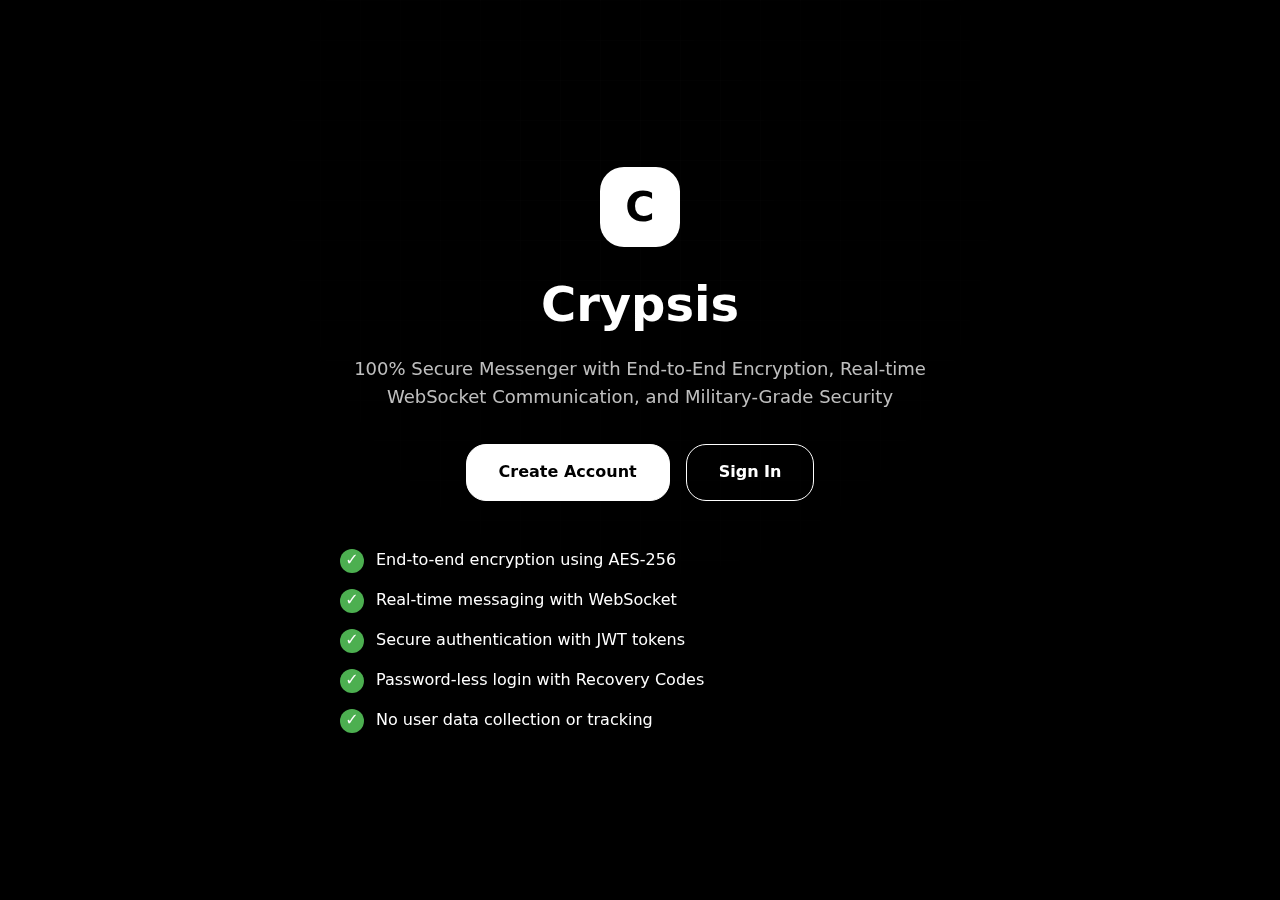
<file: index.html>
<!DOCTYPE html>
<html lang="en">
<head>
  <meta charset="utf-8" />
  <meta name="viewport" content="width=device-width, initial-scale=1" />
  <title>Crypsis — Secure Messenger</title>
  <link rel="stylesheet" href="/styles/index.css">
</head>
<body>
  <div class="fx-grid"></div>

  <div class="content">
    <div class="sig">C</div>
    <h1>Crypsis</h1>
    <p>100% Secure Messenger with End-to-End Encryption, Real-time WebSocket Communication, and Military-Grade Security</p>

    <div class="buttons">
      <a href="signup.html">Create Account</a>
      <a href="login.html" class="secondary">Sign In</a>
    </div>

    <div class="features">
      <div class="feature">
        <div class="check">✓</div>
        <div>End-to-end encryption using AES-256</div>
      </div>
      <div class="feature">
        <div class="check">✓</div>
        <div>Real-time messaging with WebSocket</div>
      </div>
      <div class="feature">
        <div class="check">✓</div>
        <div>Secure authentication with JWT tokens</div>
      </div>
      <div class="feature">
        <div class="check">✓</div>
        <div>Password-less login with Recovery Codes</div>
      </div>
      <div class="feature">
        <div class="check">✓</div>
        <div>No user data collection or tracking</div>
      </div>
    </div>
  </div>
</body>
</html>
</file>
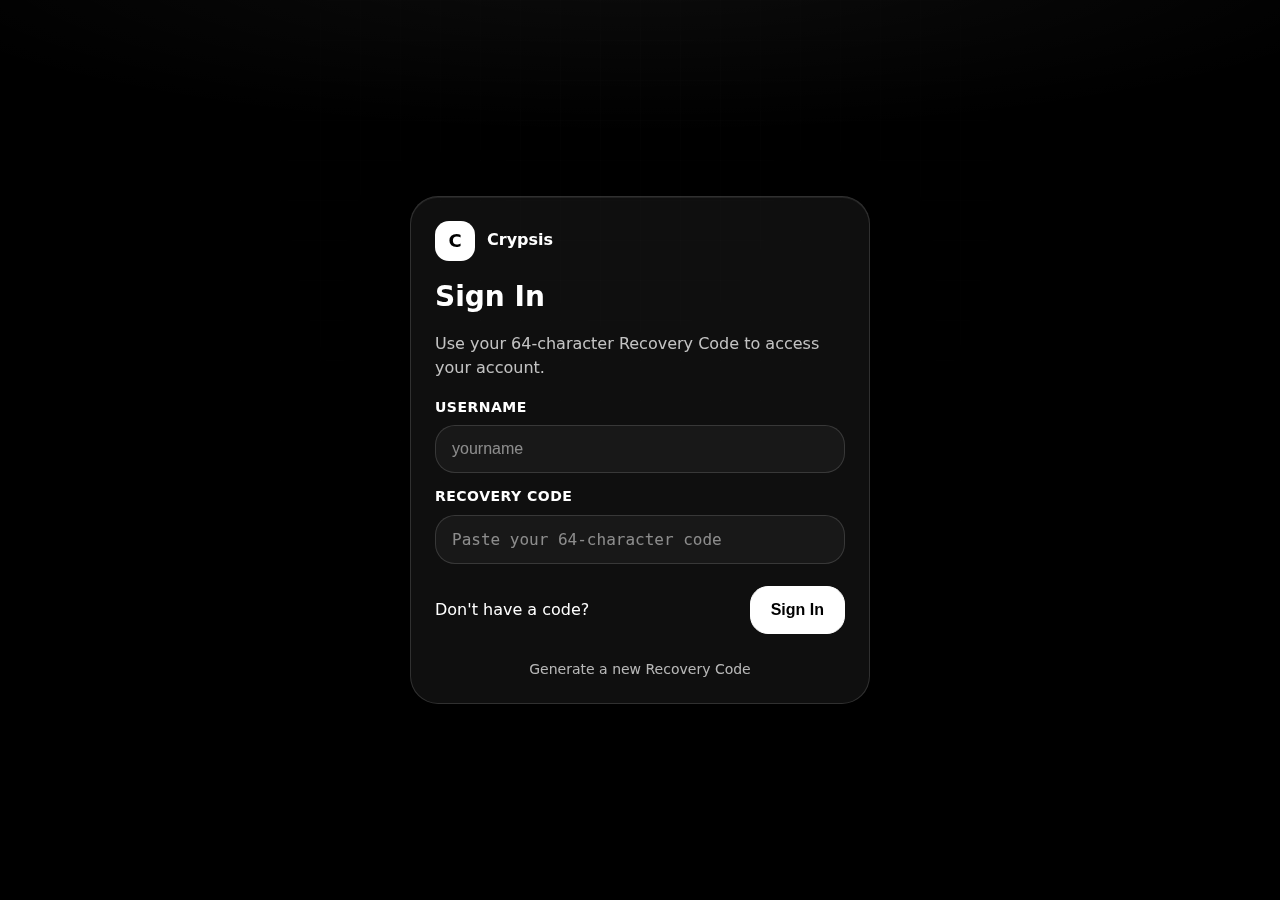
<file: login.html>
<!DOCTYPE html>
<html lang="en">
<head>
  <meta charset="utf-8" />
  <meta name="viewport" content="width=device-width, initial-scale=1" />
  <title>Crypsis — Sign In (Recovery Code)</title>
  <link rel="stylesheet" href="/styles/login.css">
</head>
<body>
  <div class="fx-grid" aria-hidden="true"></div>
  <div class="fx-glow" aria-hidden="true"></div>

  <div class="wrap">
    <div class="card" role="region" aria-label="Sign In">
      <div class="brand"><div class="sig">C</div><strong>Crypsis</strong></div>
      <h1>Sign In</h1>
      <p class="hint">Use your 64-character Recovery Code to access your account.</p>

      <form class="form" id="loginForm">
        <div class="row">
            <label for="username">Username</label>
            <input id="username" class="input" type="text" placeholder="yourname" required />
        </div>
        <div class="row">
          <label for="recovery">Recovery Code</label>
          <input id="recovery" class="input code" type="text" inputmode="text" autocomplete="off" placeholder="Paste your 64-character code" required minlength="64" maxlength="64" />
          <div class="error-message">Code must be exactly 64 letters and digits</div>
        </div>

        <div class="actions">
          <a href="/signup">Don't have a code?</a>
          <button class="btn" type="submit" id="submitBtn">
            <span class="btn-text">Sign In</span>
            <div class="loading">
              <div class="spinner"></div>
              <span>Verifying…</span>
            </div>
          </button>
        </div>

        <div class="forgot-link">
          <a href="/signup">Generate a new Recovery Code</a>
        </div>
      </form>
    </div>
  </div>

  <script src="/scripts/login.js?v=1.2"></script>
</body>
</html>
</file>
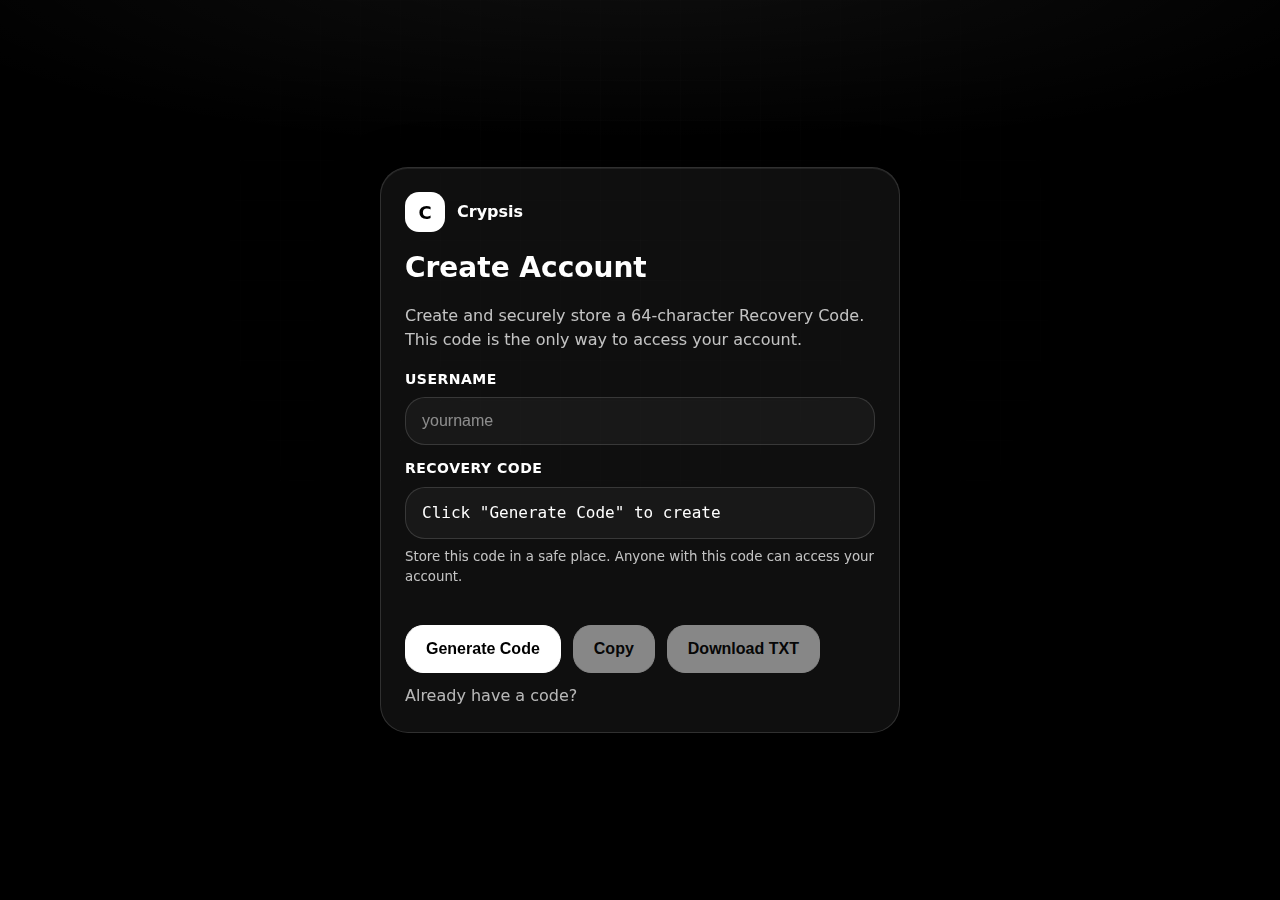
<file: signup.html>
<!DOCTYPE html>
<html lang="en">
<head>
  <meta charset="utf-8" />
  <meta name="viewport" content="width=device-width, initial-scale=1" />
  <title>Crypsis — Create Account (Recovery Code)</title>
  <link rel="stylesheet" href="styles/signup.css">
</head>
<body>
  <div class="fx-grid" aria-hidden="true"></div>
  <div class="fx-glow" aria-hidden="true"></div>

  <div class="wrap">
    <div class="card" role="region" aria-label="Create Account">
      <div class="brand"><div class="sig">C</div><strong>Crypsis</strong></div>
      <h1>Create Account</h1>
      <p class="hint">Create and securely store a 64-character Recovery Code. This code is the only way to access your account.</p>

      <form class="form" id="signupForm">
        <div class="row">
          <label for="username">Username</label>
          <input id="username" class="input" type="text" placeholder="yourname" required minlength="3" />
          <div class="error-message">Username must be 3-32 characters (letters, digits, _, ., -)</div>
        </div>
        <div class="row">
          <label>Recovery Code</label>
          <div id="codeBox" class="input code" style="user-select:all">Click "Generate Code" to create</div>
          <small class="hint">Store this code in a safe place. Anyone with this code can access your account.</small>
        </div>

        <div id="seedSection" class="seed-section hidden">
          <label>12 Seed Phrases</label>
          <div id="seedGrid" class="seed-grid" aria-live="polite"></div>
          <small class="hint">Keep these seed phrases safe. Download the TXT file and click "Continue to Messenger" when ready.</small>
        </div>

        <div class="actions">
          <button class="btn" type="button" id="genBtn">Generate Code</button>
          <button class="btn" type="button" id="copyBtn">Copy</button>
          <button class="btn" type="button" id="downloadBtn">Download TXT</button>
          <button class="btn" type="button" id="continueBtn" style="display: none;">Continue to Messenger</button>
          <a href="/login">Already have a code?</a>
        </div>
      </form>
    </div>
  </div>

  <script src="/scripts/crypto.js"></script>
  <script src="scripts/signup.js"></script>
</body>
</html>
</file>
<file: styles/index.css>
:root{
  --bg:#000;
  --text:#fff;
}

*{
  box-sizing:border-box;
}

html,body{
  height:100%;
}

body{
  margin:0;
  background:var(--bg);
  color:var(--text);
  font:500 16px/1.4 ui-sans-serif,system-ui,-apple-system,Segoe UI,Roboto,Inter,Arial;
  display:grid;
  place-items:center;
  text-align:center;
  padding:20px;
}

.fx-grid{
  position:fixed;
  inset:0;
  pointer-events:none;
  z-index:0;
  background-image:
    linear-gradient(rgba(255,255,255,.04) 1px, transparent 1px),
    linear-gradient(90deg, rgba(255,255,255,.04) 1px, transparent 1px);
  background-size:40px 40px;
  opacity:.25;
  mask-image:radial-gradient(ellipse at 50% 20%, #fff 0%, transparent 60%);
}

.content{
  position:relative;
  z-index:1;
  max-width:600px;
}

.sig{
  width:80px;
  height:80px;
  border-radius:24px;
  background:#fff;
  color:#000;
  display:grid;
  place-items:center;
  font-weight:900;
  font-size:40px;
  margin:0 auto 24px;
}

h1{
  font-size:48px;
  font-weight:900;
  margin:0 0 16px 0;
}

p{
  font-size:18px;
  opacity:.75;
  margin:0 0 32px 0;
  line-height:1.6;
}

.buttons{
  display:flex;
  gap:16px;
  justify-content:center;
  flex-wrap:wrap;
}

a{
  appearance:none;
  border:1px solid #fff;
  background:#fff;
  color:#000;
  font-weight:900;
  padding:16px 32px;
  border-radius:20px;
  text-decoration:none;
  transition:150ms ease;
}

a:hover{
  box-shadow:0 0 0 12px rgba(255,255,255,.06);
  transform:translateY(-2px);
}

.secondary{
  background:transparent;
  color:#fff;
}

.features{
  margin-top:48px;
  display:grid;
  gap:16px;
  text-align:left;
}

.feature{
  display:flex;
  gap:12px;
  align-items:center;
}

.check{
  width:24px;
  height:24px;
  border-radius:50%;
  background:#4CAF50;
  display:grid;
  place-items:center;
  flex-shrink:0;
}
</file>
<file: styles/login.css>
:root{
  --bg:#000;
  --text:#fff;
  --line:rgba(255,255,255,.14);
  --panel:rgba(255,255,255,.06);
}

*{
  box-sizing:border-box;
}

html,body{
  height:100%;
}

body{
  margin:0;
  background:var(--bg);
  color:var(--text);
  font:500 16px/1.4 ui-sans-serif,system-ui,-apple-system,Segoe UI,Roboto,Inter,Arial;
}

/* Futuristic backdrop effects */
.fx-grid{
  position:fixed;
  inset:0;
  pointer-events:none;
  z-index:0;
  background-image:
    linear-gradient(rgba(255,255,255,.04) 1px, transparent 1px),
    linear-gradient(90deg, rgba(255,255,255,.04) 1px, transparent 1px);
  background-size:40px 40px;
  opacity:.25;
  mask-image:radial-gradient(ellipse at 50% 20%, #fff 0%, transparent 60%);
}

.fx-glow{
  position:fixed;
  inset:0;
  pointer-events:none;
  z-index:0;
  background: radial-gradient(800px 180px at 50% -5%, rgba(255,255,255,.05), transparent);
}

.wrap{
  min-height:100dvh;
  display:grid;
  place-items:center;
  padding:20px;
  position:relative;
  z-index:1;
}

.card{
  width:min(460px,92vw);
  padding:24px;
  border:1px solid var(--line);
  border-radius:28px;
  background:var(--panel);
  box-shadow:0 20px 60px rgba(0,0,0,.4), inset 0 1px 0 rgba(255,255,255,.08);
}

.brand{
  display:flex;
  align-items:center;
  gap:12px;
  margin-bottom:16px;
}

.sig{
  width:40px;
  height:40px;
  border-radius:14px;
  background:#fff;
  color:#000;
  display:grid;
  place-items:center;
  font-weight:900;
  font-size:18px;
}

h1{
  margin:0 0 8px 0;
  font-size:28px;
  font-weight:900;
}

.hint{
  opacity:.75;
  margin-bottom:18px;
  line-height:1.5;
}

.form{
  display:grid;
  gap:14px;
}

.code{
  font-family: ui-monospace, SFMono-Regular, Menlo, Consolas, monospace;
  word-break: break-all;
}

.row{
  display:grid;
  gap:8px;
}

label{
  font-weight:700;
  font-size:14px;
  text-transform:uppercase;
  letter-spacing:.5px;
}

.input{
  padding:14px 16px;
  border-radius:20px;
  border:1px solid var(--line);
  background:rgba(255,255,255,.04);
  color:var(--text);
  transition:150ms ease;
  font-size:16px;
}

.input:focus{
  outline:none;
  border-color:rgba(255,255,255,.4);
  background:rgba(255,255,255,.08);
  box-shadow:0 0 0 8px rgba(255,255,255,.04);
}

.input::placeholder{
  color:rgba(255,255,255,.5);
}

.actions{
  display:flex;
  gap:12px;
  justify-content:space-between;
  align-items:center;
  margin-top:8px;
}

.btn{
  appearance:none;
  border:1px solid #fff;
  background:#fff;
  color:#000;
  font-weight:900;
  padding:14px 20px;
  border-radius:18px;
  cursor:pointer;
  transition:150ms ease;
  font-size:16px;
}

.btn:hover{
  box-shadow:0 0 0 12px rgba(255,255,255,.06);
  transform:translateY(-1px);
}

.btn:active{
  transform:translateY(0);
}

.btn:disabled{
  opacity:.5;
  cursor:not-allowed;
}

a{
  color:#fff;
  transition:150ms ease;
  text-decoration:none;
}

a:hover{
  opacity:.8;
  text-decoration:underline;
}

.forgot-link{
  margin-top:12px;
  text-align:center;
  font-size:14px;
}

.forgot-link a{
  opacity:.7;
}

.loading{
  display:none;
  align-items:center;
  gap:8px;
}

.spinner{
  width:16px;
  height:16px;
  border:2px solid rgba(255,255,255,.3);
  border-top:2px solid #fff;
  border-radius:50%;
  animation:spin 1s linear infinite;
}

@keyframes spin{
  to{
    transform:rotate(360deg);
  }
}

/* Error states */
.input.error{
  border-color:#ff6b6b;
  background:rgba(255,107,107,.1);
}

.error-message{
  color:#ff9999;
  font-size:14px;
  margin-top:6px;
  display:none;
}

/* Success animation */
@keyframes successPulse{
  0%{
    transform:scale(1);
    opacity:1;
  }
  50%{
    transform:scale(1.05);
    opacity:.8;
  }
  100%{
    transform:scale(1);
    opacity:1;
  }
}

.success{
  animation:successPulse .6s ease;
}

/* Responsive adjustments */
@media (max-width:600px){
  .card{
    padding:20px;
    margin:10px;
  }
  h1{
    font-size:24px;
  }
}
</file>
<file: styles/signup.css>
:root{
  --bg:#000;
  --text:#fff;
  --line:rgba(255,255,255,.14);
  --panel:rgba(255,255,255,.06);
  --accent:rgba(255,255,255,.08);
}

*{
  box-sizing:border-box;
}

html,body{
  height:100%;
}

body{
  margin:0;
  background:var(--bg);
  color:var(--text);
  font:500 16px/1.4 ui-sans-serif,system-ui,-apple-system,Segoe UI,Roboto,Inter,Arial;
}

/* Futuristic backdrop effects */
.fx-grid{
  position:fixed;
  inset:0;
  pointer-events:none;
  z-index:0;
  background-image:
    linear-gradient(rgba(255,255,255,.04) 1px, transparent 1px),
    linear-gradient(90deg, rgba(255,255,255,.04) 1px, transparent 1px);
  background-size:40px 40px;
  opacity:.3;
  mask-image:radial-gradient(ellipse at 50% 30%, #fff 0%, transparent 70%);
}

.fx-glow{
  position:fixed;
  inset:0;
  pointer-events:none;
  z-index:0;
  background: radial-gradient(800px 200px at 50% -5%, rgba(255,255,255,.06), transparent);
}

.wrap{
  min-height:100dvh;
  display:grid;
  place-items:center;
  padding:20px;
  position:relative;
  z-index:1;
}

.card{
  width:min(520px,92vw);
  padding:24px;
  border:1px solid var(--line);
  border-radius:28px;
  background:var(--panel);
  box-shadow:0 20px 60px rgba(0,0,0,.4), inset 0 1px 0 rgba(255,255,255,.08);
}

.brand{
  display:flex;
  align-items:center;
  gap:12px;
  margin-bottom:16px;
}

.sig{
  width:40px;
  height:40px;
  border-radius:14px;
  background:#fff;
  color:#000;
  display:grid;
  place-items:center;
  font-weight:900;
  font-size:18px;
}

h1{
  margin:0 0 8px 0;
  font-size:28px;
  font-weight:900;
}

.hint{
  opacity:.75;
  margin-bottom:18px;
  line-height:1.5;
}

.form{
  display:grid;
  gap:14px;
}

.code{
  font-family: ui-monospace, SFMono-Regular, Menlo, Consolas, monospace;
  word-break: break-all;
}

.row{
  display:grid;
  gap:8px;
}

.row-group{
  display:grid;
  grid-template-columns:1fr 1fr;
  gap:12px;
}

label{
  font-weight:700;
  font-size:14px;
  text-transform:uppercase;
  letter-spacing:.5px;
}

.input{
  padding:14px 16px;
  border-radius:20px;
  border:1px solid var(--line);
  background:rgba(255,255,255,.04);
  color:var(--text);
  transition:150ms ease;
  font-size:16px;
}

.input:focus{
  outline:none;
  border-color:rgba(255,255,255,.4);
  background:rgba(255,255,255,.08);
  box-shadow:0 0 0 8px rgba(255,255,255,.04);
}

.input::placeholder{
  color:rgba(255,255,255,.5);
}

.actions{
  display:flex;
  gap:12px;
  justify-content:flex-start;
  align-items:center;
  margin-top:6px;
  flex-wrap:wrap;
}

.btn{
  appearance:none;
  border:1px solid #fff;
  background:#fff;
  color:#000;
  font-weight:900;
  padding:14px 20px;
  border-radius:18px;
  cursor:pointer;
  transition:150ms ease;
  font-size:16px;
}

.btn:hover{
  box-shadow:0 0 0 12px rgba(255,255,255,.06);
  transform:translateY(-1px);
}

.btn:active{
  transform:translateY(0);
}

.btn:disabled{
  opacity:.5;
  cursor:not-allowed;
}

.hidden{
  display:none;
}

.seed-section{
  margin-top:12px;
}

.seed-grid{
  display:grid;
  grid-template-columns:repeat(3,1fr);
  gap:8px;
  margin-top:8px;
}

.seed-word{
  padding:10px;
  border:1px solid var(--line);
  border-radius:12px;
  background:rgba(255,255,255,.04);
  text-align:center;
}

.error-message{
  color:#ff9999;
  font-size:14px;
  margin-top:6px;
  display:none;
}

.input.error{
  border-color:#ff6b6b;
  background:rgba(255,107,107,.1);
}

a{
  color:#fff;
  transition:150ms ease;
  text-decoration:none;
  opacity:.7;
}

a:hover{
  opacity:1;
  text-decoration:underline;
}

@keyframes spin{
  to{
    transform:rotate(360deg);
  }
}

/* Responsive adjustments */
@media (max-width:600px){
  .row-group{
    grid-template-columns:1fr;
  }
  .card{
    padding:20px;
    margin:10px;
  }
  h1{
    font-size:24px;
  }
}
</file>
